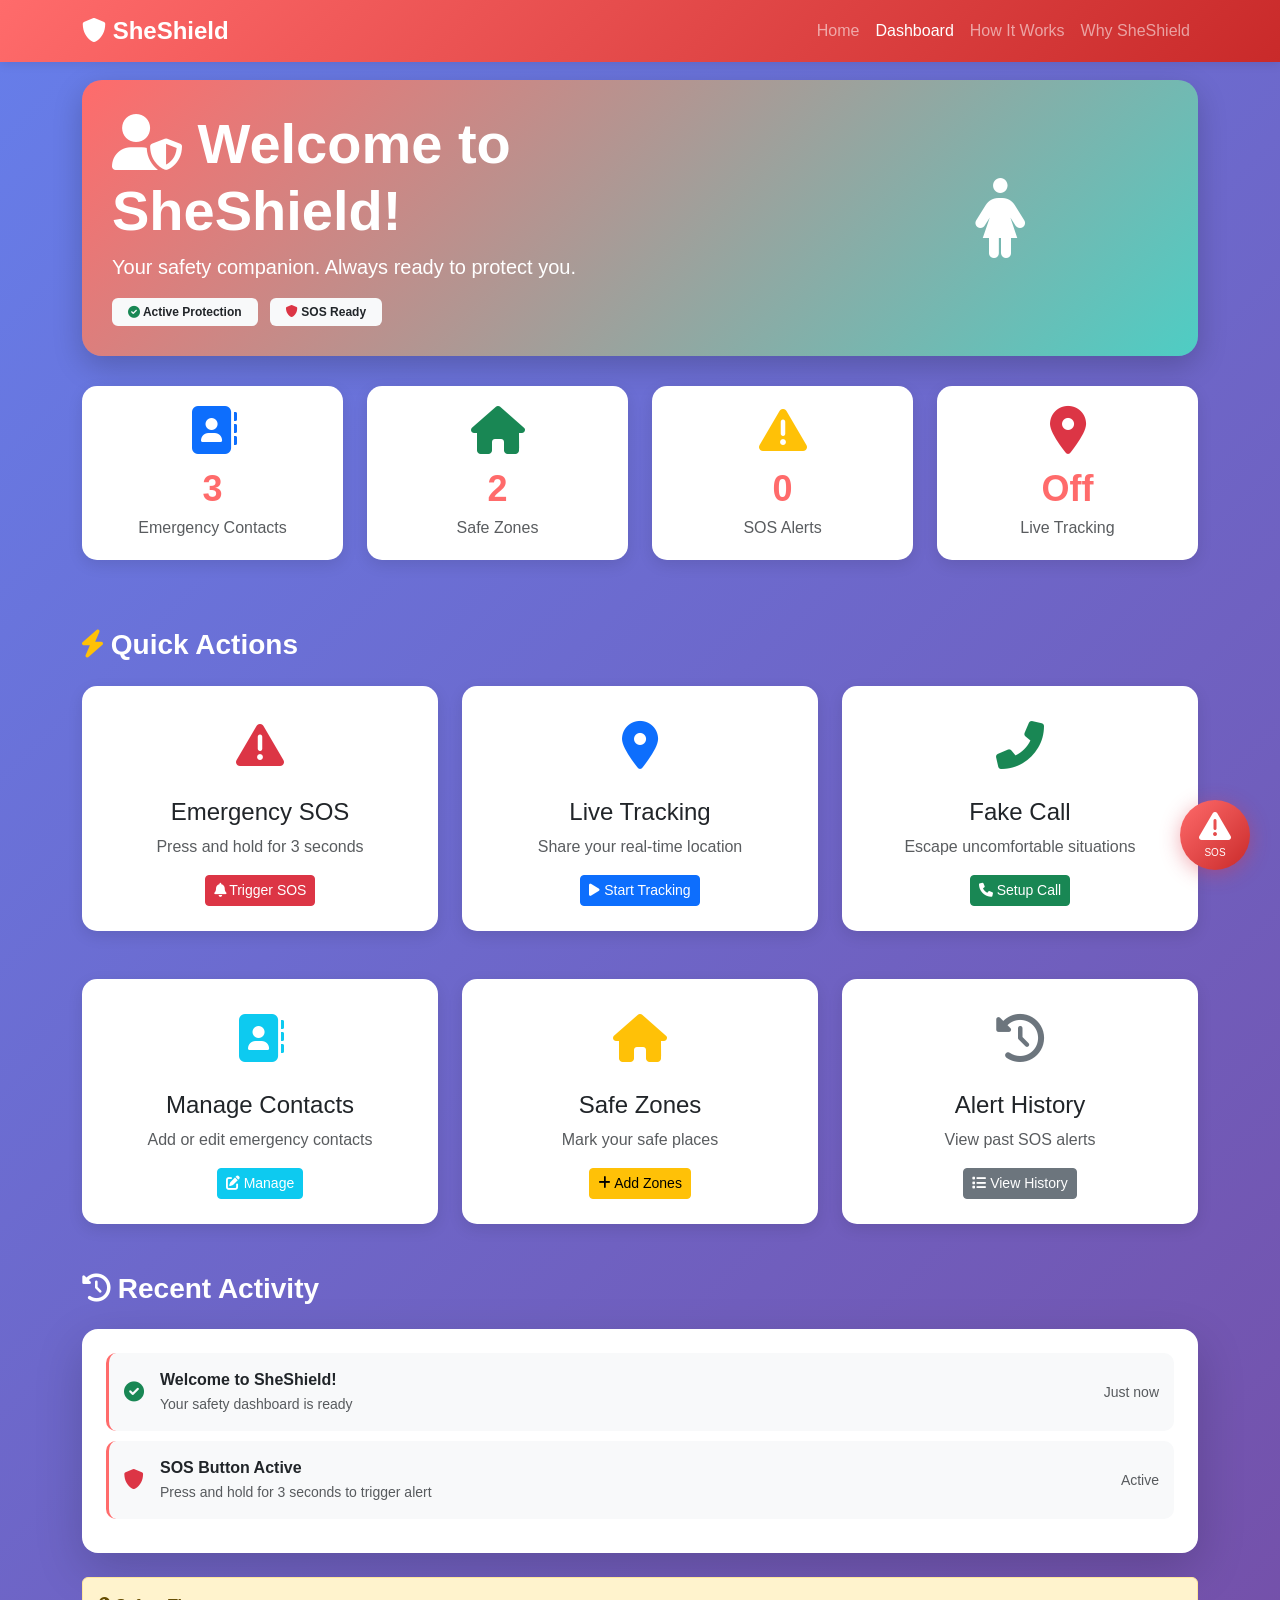
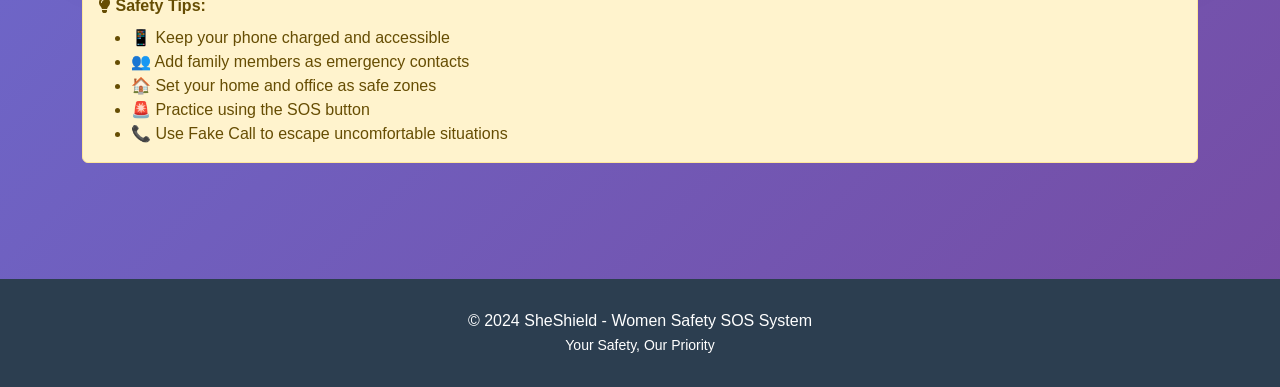
<file: templates/outlook.html>
<!doctype html>
<html lang="en">
  <head>
    <meta charset="UTF-8" />
    <meta name="viewport" content="width=device-width, initial-scale=1.0" />
    <title>SheShield - Dashboard</title>
    <link
      href="https://cdn.jsdelivr.net/npm/bootstrap@5.1.3/dist/css/bootstrap.min.css"
      rel="stylesheet"
    />
    <link
      rel="stylesheet"
      href="https://cdnjs.cloudflare.com/ajax/libs/font-awesome/6.0.0/css/all.min.css"
    />
    <style>
      body {
        background: linear-gradient(135deg, #667eea 0%, #764ba2 100%);
        font-family: "Segoe UI", Tahoma, Geneva, Verdana, sans-serif;
        min-height: 100vh;
      }

      .navbar {
        background: linear-gradient(135deg, #ff6b6b, #c92a2a);
        box-shadow: 0 2px 10px rgba(0, 0, 0, 0.1);
      }

      .navbar-brand {
        font-weight: bold;
        font-size: 1.5rem;
        color: white;
      }

      .dashboard-container {
        padding-top: 80px;
        padding-bottom: 50px;
      }

      .welcome-card {
        background: linear-gradient(135deg, #ff6b6b, #4ecdc4);
        border-radius: 20px;
        padding: 30px;
        color: white;
        margin-bottom: 30px;
        box-shadow: 0 10px 30px rgba(0, 0, 0, 0.2);
      }

      .stat-card {
        background: white;
        border-radius: 15px;
        padding: 20px;
        text-align: center;
        margin-bottom: 20px;
        box-shadow: 0 5px 15px rgba(0, 0, 0, 0.1);
        transition: transform 0.3s;
      }

      .stat-card:hover {
        transform: translateY(-5px);
      }

      .stat-number {
        font-size: 36px;
        font-weight: bold;
        color: #ff6b6b;
      }

      .action-card {
        background: white;
        border-radius: 15px;
        padding: 25px;
        text-align: center;
        cursor: pointer;
        transition: all 0.3s;
        height: 100%;
        box-shadow: 0 5px 15px rgba(0, 0, 0, 0.1);
      }

      .action-card:hover {
        transform: translateY(-5px);
        box-shadow: 0 10px 25px rgba(0, 0, 0, 0.2);
      }

      .action-icon {
        font-size: 48px;
        margin-bottom: 15px;
      }

      .btn-sos {
        background: linear-gradient(135deg, #ff6b6b, #ff8e8e);
        border: none;
        color: white;
        padding: 12px 30px;
        border-radius: 50px;
        font-weight: bold;
      }

      .sos-floating-btn {
        position: fixed;
        bottom: 30px;
        right: 30px;
        width: 70px;
        height: 70px;
        background: linear-gradient(135deg, #ff6b6b, #c92a2a);
        border-radius: 50%;
        display: flex;
        align-items: center;
        justify-content: center;
        cursor: pointer;
        box-shadow: 0 4px 20px rgba(220, 53, 69, 0.4);
        z-index: 1000;
        transition: all 0.3s ease;
        animation: pulse 2s infinite;
        border: none;
        color: white;
      }

      @keyframes pulse {
        0% {
          box-shadow: 0 0 0 0 rgba(220, 53, 69, 0.7);
        }
        70% {
          box-shadow: 0 0 0 15px rgba(220, 53, 69, 0);
        }
        100% {
          box-shadow: 0 0 0 0 rgba(220, 53, 69, 0);
        }
      }

      .activity-item {
        border-left: 3px solid #ff6b6b;
        padding: 15px;
        margin-bottom: 10px;
        background: #f8f9fa;
        border-radius: 10px;
      }

      footer {
        background: #2c3e50;
        color: white;
        padding: 30px 0;
        margin-top: 50px;
      }
    </style>
  </head>
  <body>
    <!-- Floating SOS Button -->
    <button class="sos-floating-btn" id="sosBtn">
      <div class="text-center">
        <i class="fas fa-exclamation-triangle fa-2x"></i>
        <div style="font-size: 10px">SOS</div>
      </div>
    </button>

    <!-- Navigation -->
    <nav class="navbar navbar-expand-lg navbar-dark fixed-top">
      <div class="container">
        <a class="navbar-brand" href="/">
          <i class="fas fa-shield-alt"></i> SheShield
        </a>
        <button
          class="navbar-toggler"
          type="button"
          data-bs-toggle="collapse"
          data-bs-target="#navbarNav"
        >
          <span class="navbar-toggler-icon"></span>
        </button>
        <div class="collapse navbar-collapse" id="navbarNav">
          <ul class="navbar-nav ms-auto">
            <li class="nav-item">
              <a class="nav-link" href="/">Home</a>
            </li>
            <li class="nav-item">
              <a class="nav-link active" href="/outlook">Dashboard</a>
            </li>
            <li class="nav-item">
              <a class="nav-link" href="/howitworks">How It Works</a>
            </li>
            <li class="nav-item">
              <a class="nav-link" href="/why">Why SheShield</a>
            </li>
          </ul>
        </div>
      </div>
    </nav>

    <!-- Dashboard Content -->
    <div class="dashboard-container">
      <div class="container">
        <!-- Welcome Card -->
        <div class="welcome-card">
          <div class="row align-items-center">
            <div class="col-md-8">
              <h1 class="display-4 fw-bold">
                <i class="fas fa-user-shield"></i> Welcome to SheShield!
              </h1>
              <p class="lead">
                Your safety companion. Always ready to protect you.
              </p>
              <div class="mt-3">
                <span class="badge bg-light text-dark px-3 py-2 me-2">
                  <i class="fas fa-check-circle text-success"></i> Active
                  Protection
                </span>
                <span class="badge bg-light text-dark px-3 py-2">
                  <i class="fas fa-shield-alt text-danger"></i> SOS Ready
                </span>
              </div>
            </div>
            <div class="col-md-4 text-center">
              <i class="fas fa-female fa-5x"></i>
            </div>
          </div>
        </div>

        <!-- Statistics Cards -->
        <div class="row g-4 mb-5">
          <div class="col-md-3 col-6">
            <div class="stat-card">
              <i class="fas fa-address-book fa-3x text-primary mb-2"></i>
              <div class="stat-number">3</div>
              <div class="text-muted">Emergency Contacts</div>
            </div>
          </div>
          <div class="col-md-3 col-6">
            <div class="stat-card">
              <i class="fas fa-home fa-3x text-success mb-2"></i>
              <div class="stat-number">2</div>
              <div class="text-muted">Safe Zones</div>
            </div>
          </div>
          <div class="col-md-3 col-6">
            <div class="stat-card">
              <i
                class="fas fa-exclamation-triangle fa-3x text-warning mb-2"
              ></i>
              <div class="stat-number" id="sosCount">0</div>
              <div class="text-muted">SOS Alerts</div>
            </div>
          </div>
          <div class="col-md-3 col-6">
            <div class="stat-card">
              <i class="fas fa-location-dot fa-3x text-danger mb-2"></i>
              <div class="stat-number">Off</div>
              <div class="text-muted">Live Tracking</div>
            </div>
          </div>
        </div>

        <!-- Quick Actions -->
        <h3 class="fw-bold mb-4 text-white">
          <i class="fas fa-bolt text-warning"></i> Quick Actions
        </h3>

        <div class="row g-4 mb-5">
          <div class="col-md-4">
            <div class="action-card" onclick="triggerSOS()">
              <div class="action-icon text-danger">
                <i class="fas fa-exclamation-triangle"></i>
              </div>
              <h4>Emergency SOS</h4>
              <p class="text-muted">Press and hold for 3 seconds</p>
              <button
                class="btn btn-danger btn-sm"
                onclick="
                  event.stopPropagation();
                  triggerSOS();
                "
              >
                <i class="fas fa-bell"></i> Trigger SOS
              </button>
            </div>
          </div>
          <div class="col-md-4">
            <div
              class="action-card"
              onclick="
                alert(
                  '📍 Live Tracking Feature - Share your location with trusted contacts',
                )
              "
            >
              <div class="action-icon text-primary">
                <i class="fas fa-map-marker-alt"></i>
              </div>
              <h4>Live Tracking</h4>
              <p class="text-muted">Share your real-time location</p>
              <button class="btn btn-primary btn-sm">
                <i class="fas fa-play"></i> Start Tracking
              </button>
            </div>
          </div>
          <div class="col-md-4">
            <div
              class="action-card"
              onclick="
                alert(
                  '📞 Fake Call Feature - Simulate a call to escape uncomfortable situations',
                )
              "
            >
              <div class="action-icon text-success">
                <i class="fas fa-phone-alt"></i>
              </div>
              <h4>Fake Call</h4>
              <p class="text-muted">Escape uncomfortable situations</p>
              <button class="btn btn-success btn-sm">
                <i class="fas fa-phone"></i> Setup Call
              </button>
            </div>
          </div>
        </div>

        <div class="row g-4 mb-5">
          <div class="col-md-4">
            <div
              class="action-card"
              onclick="
                alert(
                  '👥 Emergency Contacts - Add your trusted contacts who will receive SOS alerts',
                )
              "
            >
              <div class="action-icon text-info">
                <i class="fas fa-address-book"></i>
              </div>
              <h4>Manage Contacts</h4>
              <p class="text-muted">Add or edit emergency contacts</p>
              <button class="btn btn-info btn-sm text-white">
                <i class="fas fa-edit"></i> Manage
              </button>
            </div>
          </div>
          <div class="col-md-4">
            <div
              class="action-card"
              onclick="alert('🏠 Safe Zones - Add places where you feel safe')"
            >
              <div class="action-icon text-warning">
                <i class="fas fa-home"></i>
              </div>
              <h4>Safe Zones</h4>
              <p class="text-muted">Mark your safe places</p>
              <button class="btn btn-warning btn-sm">
                <i class="fas fa-plus"></i> Add Zones
              </button>
            </div>
          </div>
          <div class="col-md-4">
            <div
              class="action-card"
              onclick="
                alert('📊 Alert History - View all your past SOS alerts')
              "
            >
              <div class="action-icon text-secondary">
                <i class="fas fa-history"></i>
              </div>
              <h4>Alert History</h4>
              <p class="text-muted">View past SOS alerts</p>
              <button class="btn btn-secondary btn-sm">
                <i class="fas fa-list"></i> View History
              </button>
            </div>
          </div>
        </div>

        <!-- Recent Activity -->
        <h3 class="fw-bold mb-4 text-white">
          <i class="fas fa-history"></i> Recent Activity
        </h3>

        <div class="card border-0 shadow-lg rounded-4">
          <div class="card-body p-4">
            <div class="activity-item">
              <div class="d-flex align-items-center">
                <div class="me-3">
                  <i class="fas fa-check-circle text-success fa-lg"></i>
                </div>
                <div>
                  <p class="mb-0 fw-bold">Welcome to SheShield!</p>
                  <small class="text-muted"
                    >Your safety dashboard is ready</small
                  >
                </div>
                <div class="ms-auto">
                  <small class="text-muted">Just now</small>
                </div>
              </div>
            </div>
            <div class="activity-item">
              <div class="d-flex align-items-center">
                <div class="me-3">
                  <i class="fas fa-shield-alt text-danger fa-lg"></i>
                </div>
                <div>
                  <p class="mb-0 fw-bold">SOS Button Active</p>
                  <small class="text-muted"
                    >Press and hold for 3 seconds to trigger alert</small
                  >
                </div>
                <div class="ms-auto">
                  <small class="text-muted">Active</small>
                </div>
              </div>
            </div>
          </div>
        </div>

        <!-- Safety Tips -->
        <div class="row mt-4">
          <div class="col-12">
            <div class="alert alert-warning">
              <i class="fas fa-lightbulb"></i>
              <strong> Safety Tips:</strong>
              <ul class="mb-0 mt-2">
                <li>📱 Keep your phone charged and accessible</li>
                <li>👥 Add family members as emergency contacts</li>
                <li>🏠 Set your home and office as safe zones</li>
                <li>🚨 Practice using the SOS button</li>
                <li>📞 Use Fake Call to escape uncomfortable situations</li>
              </ul>
            </div>
          </div>
        </div>
      </div>
    </div>

    <!-- Footer -->
    <footer>
      <div class="container text-center">
        <p class="mb-0">&copy; 2024 SheShield - Women Safety SOS System</p>
        <small>Your Safety, Our Priority</small>
      </div>
    </footer>

    <script src="https://cdn.jsdelivr.net/npm/bootstrap@5.1.3/dist/js/bootstrap.bundle.min.js"></script>
    <script>
      // SOS Button Functionality
      let pressTimer = null;
      const sosBtn = document.getElementById("sosBtn");

      function startPress() {
        pressTimer = setTimeout(() => {
          triggerSOS();
        }, 3000);
      }

      function cancelPress() {
        if (pressTimer) {
          clearTimeout(pressTimer);
          pressTimer = null;
        }
      }

      function triggerSOS() {
        if (
          confirm(
            "🚨 EMERGENCY SOS!\n\nThis will alert all your emergency contacts with your location.\n\nContinue?",
          )
        ) {
          // Simulate SOS alert
          alert(
            "✅ SOS Alert Sent!\n\nYour emergency contacts have been notified.\n\nHelp is on the way.",
          );

          // Update SOS count
          let sosCount = document.getElementById("sosCount");
          let currentCount = parseInt(sosCount.innerText);
          sosCount.innerText = currentCount + 1;

          // Add to activity
          addActivity(
            "SOS Alert",
            "Emergency SOS triggered - Contacts notified",
          );
        }
      }

      function addActivity(title, message) {
        const activityDiv = document.querySelector(".card-body");
        const newActivity = document.createElement("div");
        newActivity.className = "activity-item";
        newActivity.innerHTML = `
                <div class="d-flex align-items-center">
                    <div class="me-3">
                        <i class="fas fa-bell text-danger fa-lg"></i>
                    </div>
                    <div>
                        <p class="mb-0 fw-bold">${title}</p>
                        <small class="text-muted">${message}</small>
                    </div>
                    <div class="ms-auto">
                        <small class="text-muted">Just now</small>
                    </div>
                </div>
            `;
        activityDiv.insertBefore(newActivity, activityDiv.firstChild);
      }

      sosBtn.addEventListener("mousedown", startPress);
      sosBtn.addEventListener("mouseup", cancelPress);
      sosBtn.addEventListener("mouseleave", cancelPress);
      sosBtn.addEventListener("touchstart", startPress);
      sosBtn.addEventListener("touchend", cancelPress);

      // Make triggerSOS global
      window.triggerSOS = triggerSOS;
    </script>
  </body>
</html>
</file>
